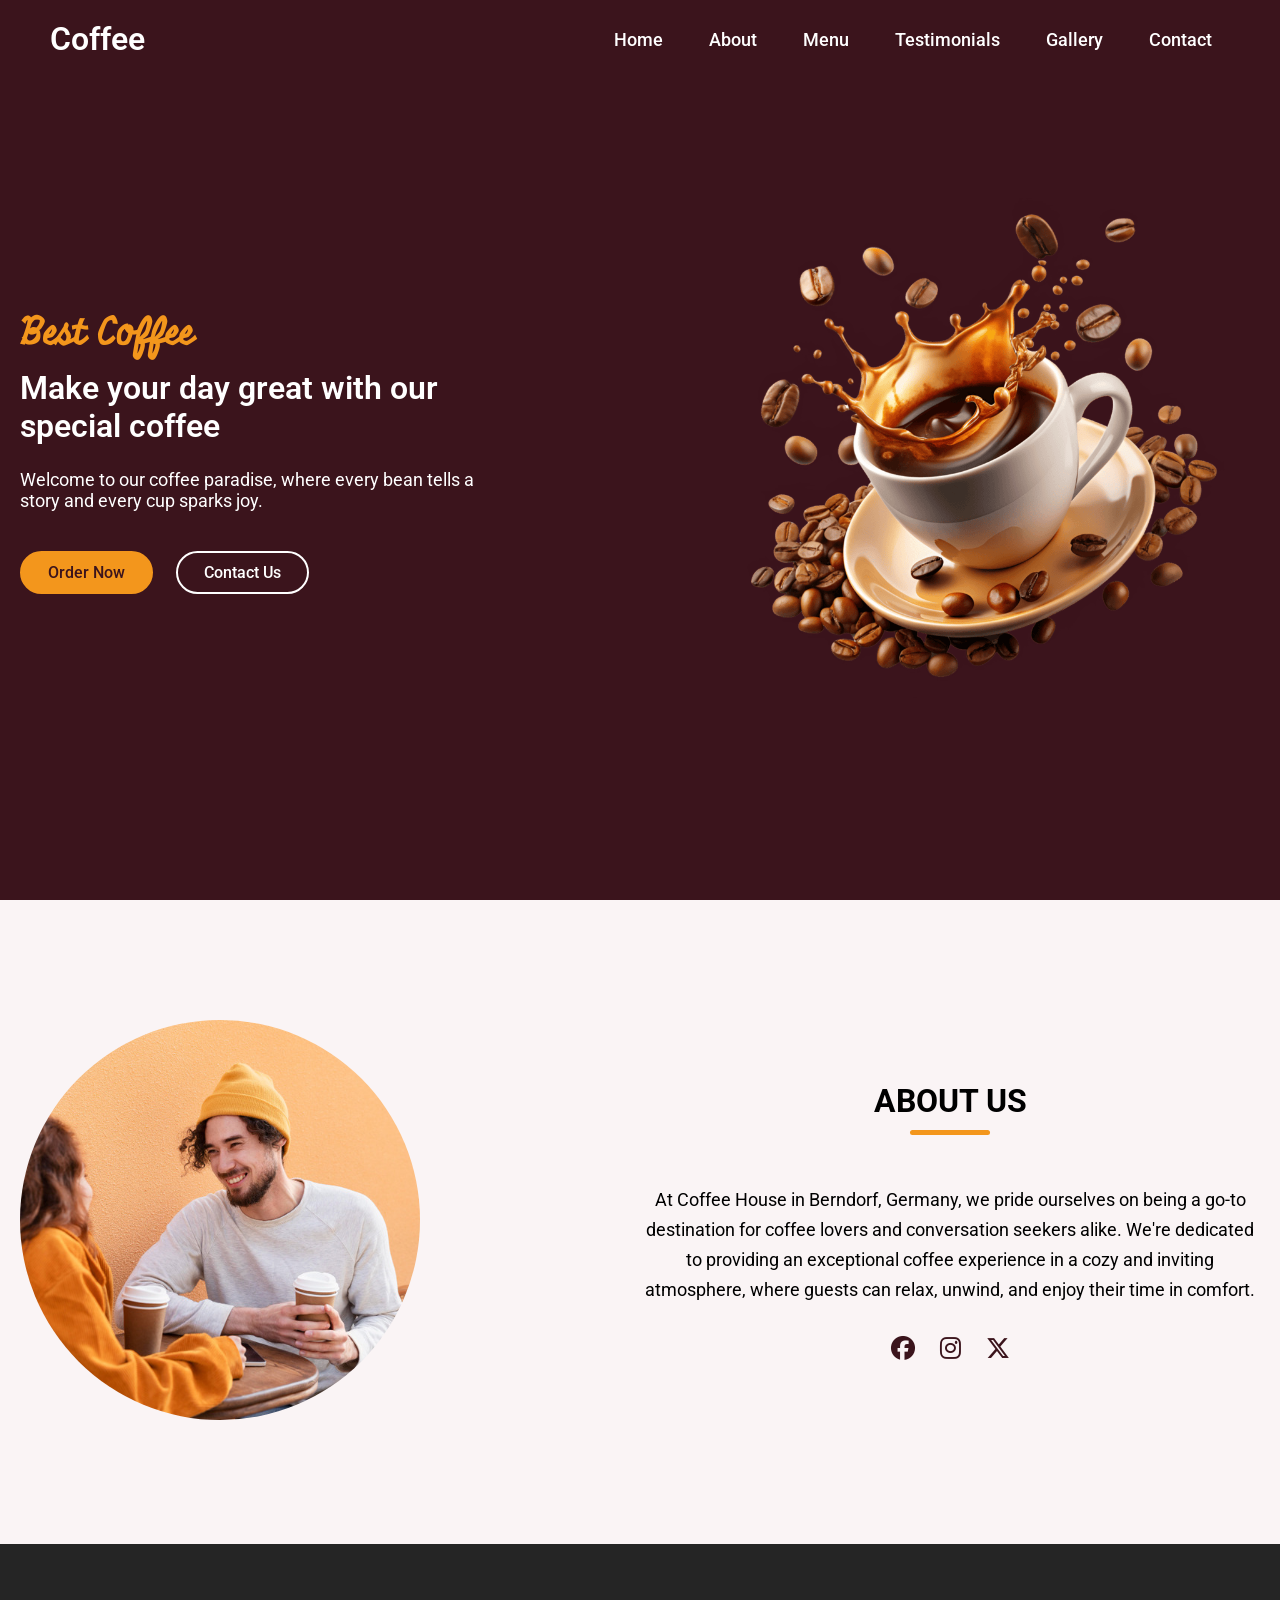
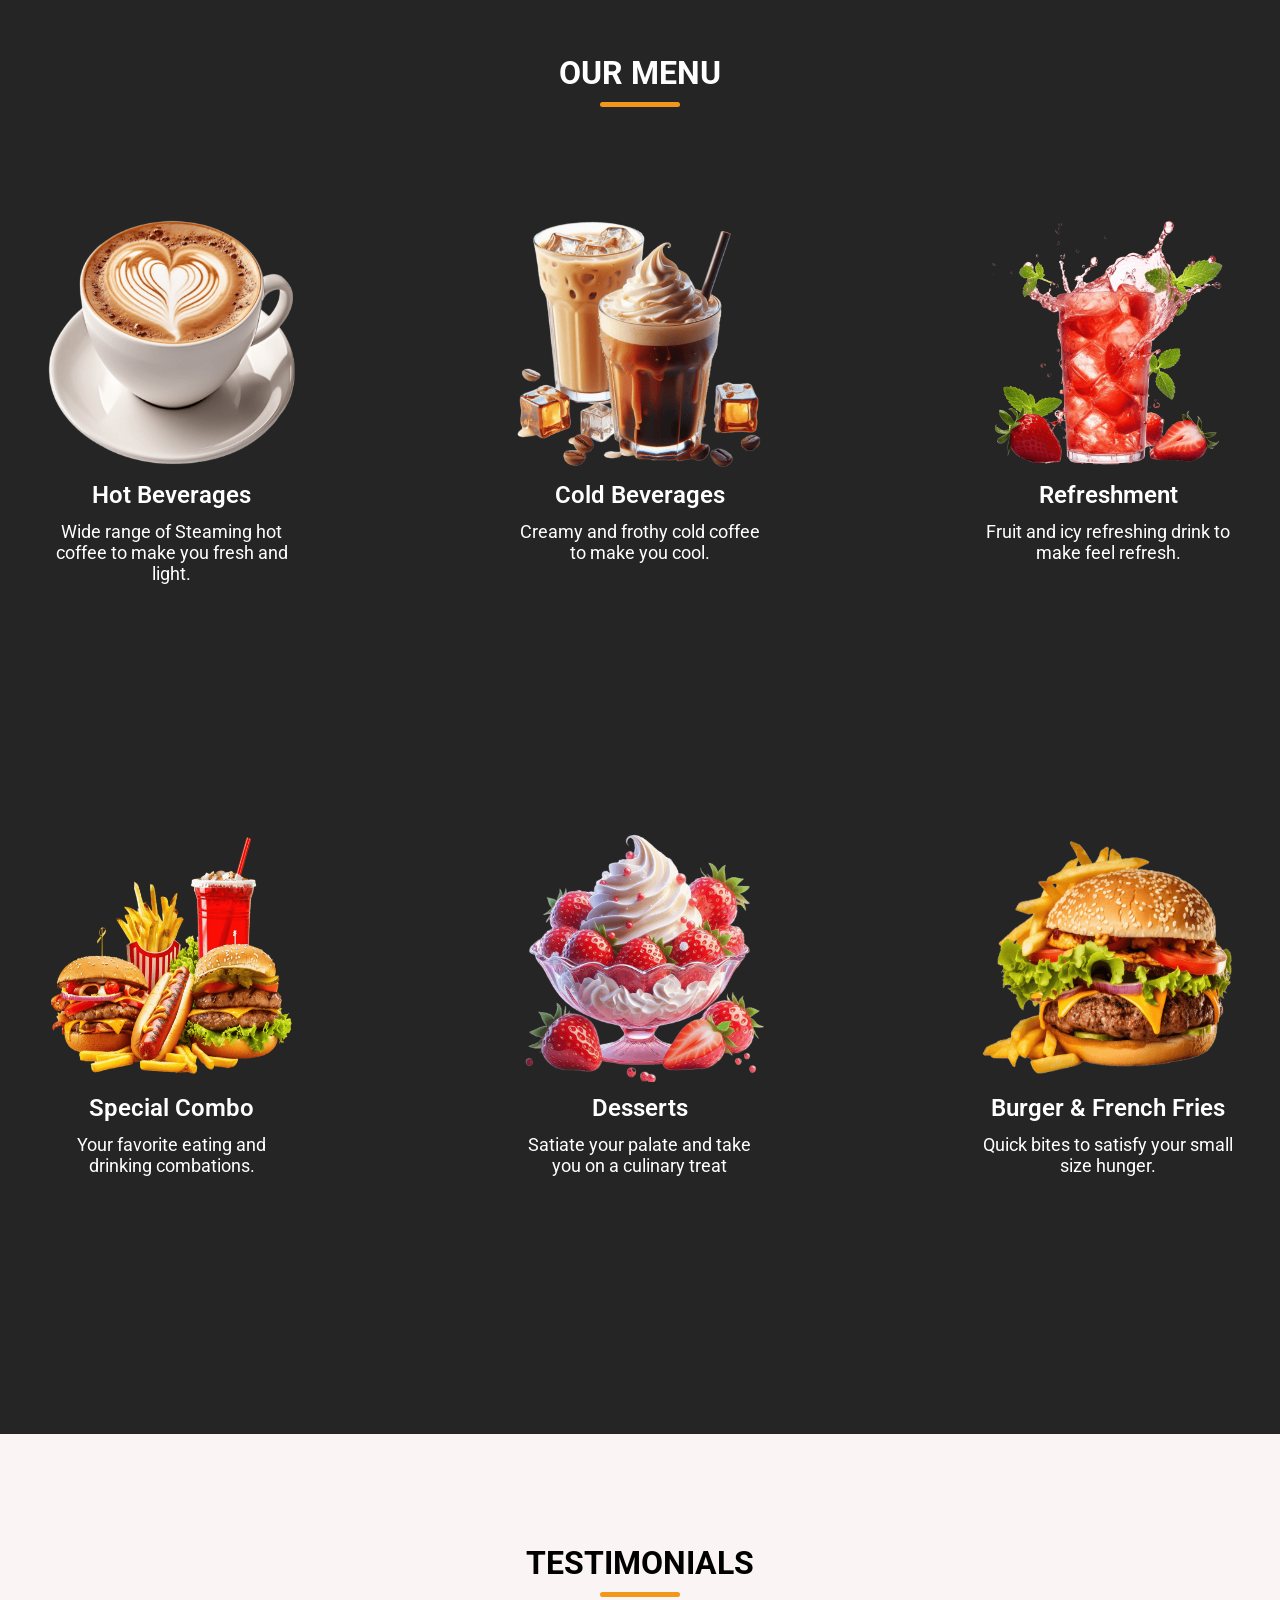
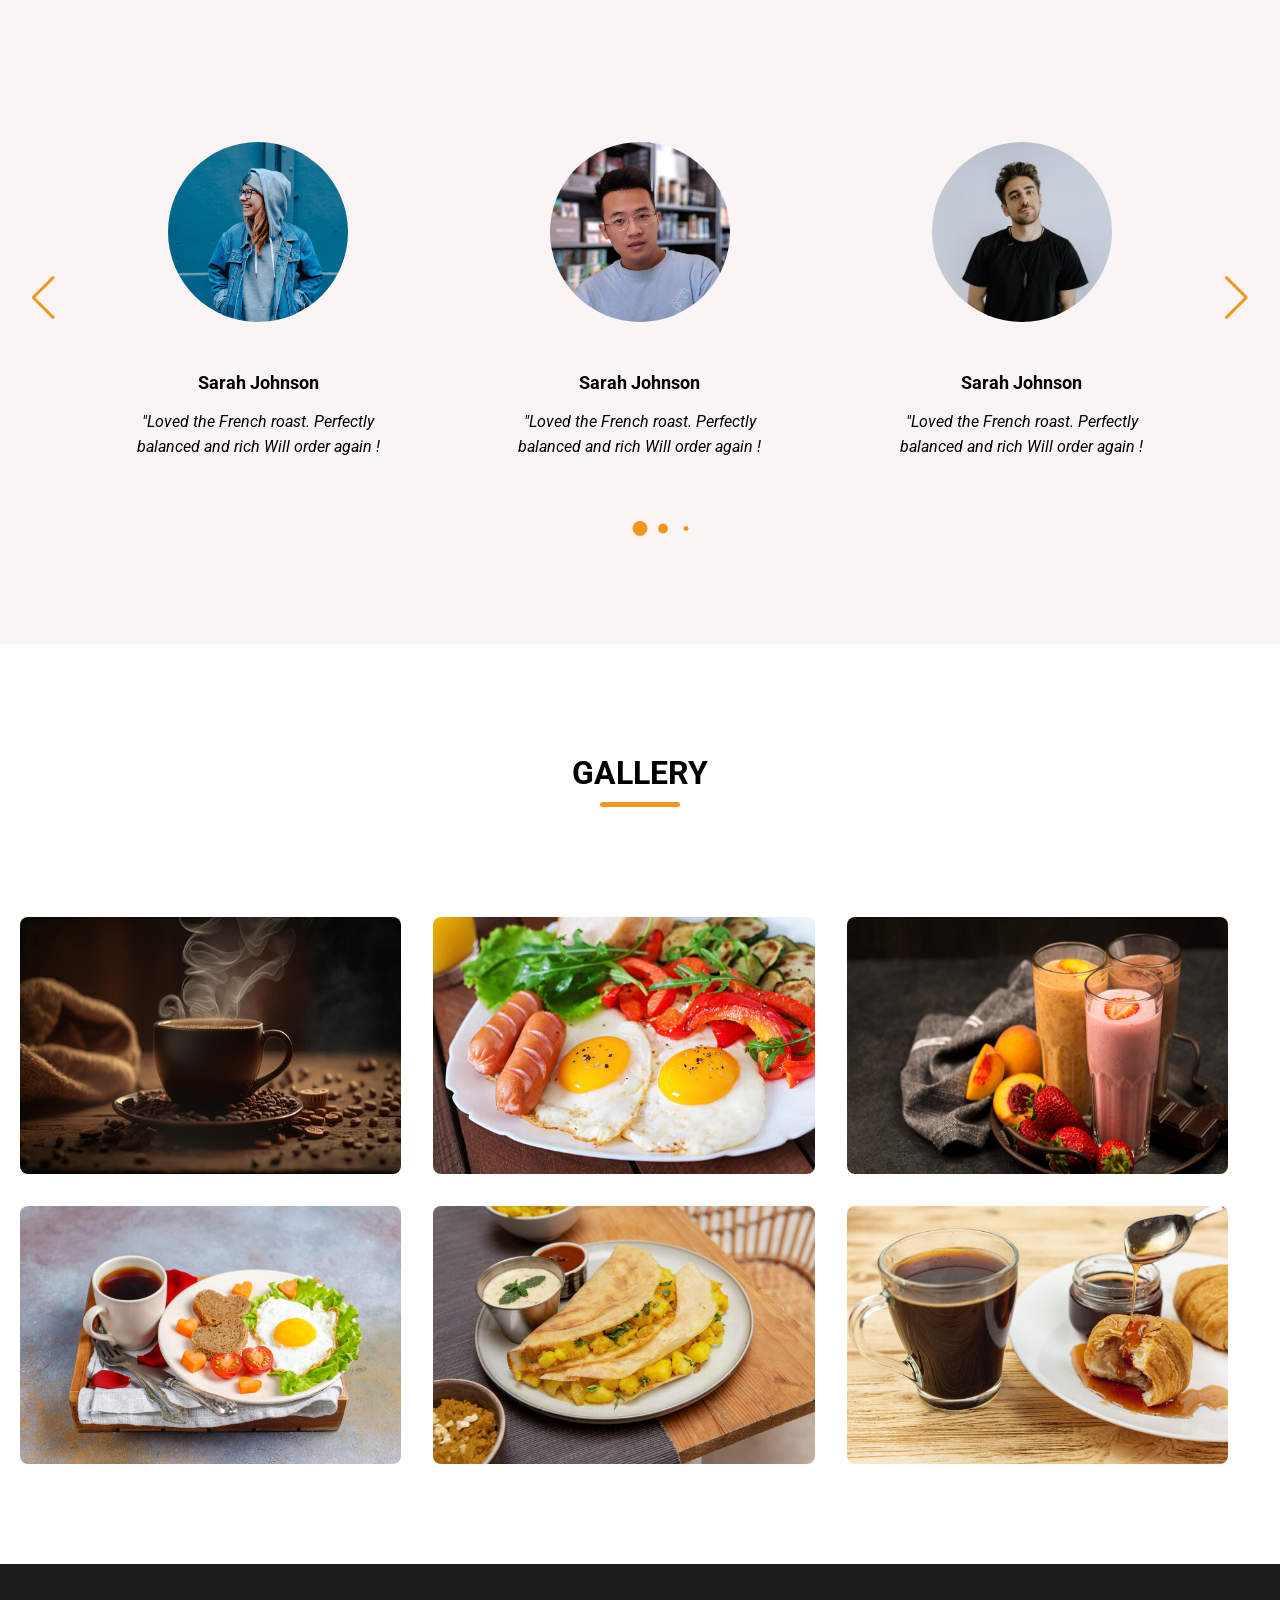
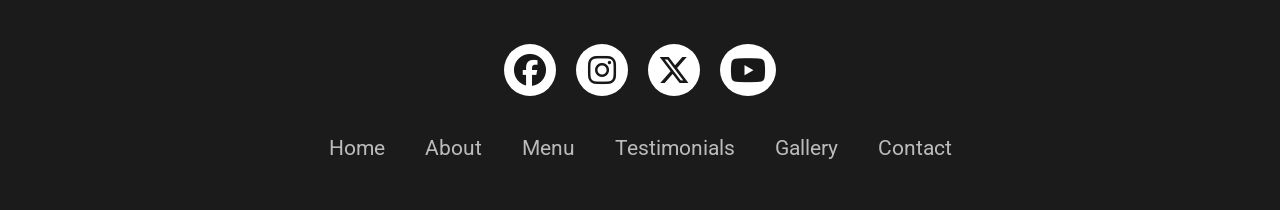
<file: index.html>
<!DOCTYPE html>
<html lang="en">
<head>
    <meta charset="UTF-8">
    <meta name="viewport" content="width=device-width, initial-scale=1.0">
    <title>Coffee Website</title>
    <link rel="stylesheet" href="https://cdnjs.cloudflare.com/ajax/libs/font-awesome/6.6.0/css/all.min.css">
    <link rel="stylesheet" href="https://cdn.jsdelivr.net/npm/swiper@11/swiper-bundle.min.css">
    <link rel="stylesheet" href="2.css">
</head>
<body>
    
    <header>
        <nav class="navbar section-content" >
            
            <a href="#" class="nav-logo">
                <h2 class="logo-text">Coffee</h2>
            </a>

            <ul class="nav-menu">
                
                <button id="menu-close-button" class="fas fa-times"></button>
                
                <li class="nav-item">
                    <a href="#" class="nav-link">Home</a>
                </li>
           
                
                <li class="nav-item">
                    <a href="#about" class="nav-link">About</a>
                </li>
           
                
                <li class="nav-item">
                    <a href="#menu" class="nav-link">Menu</a>
                </li>
           
                
                <li class="nav-item">
                    <a href="#testimonials" class="nav-link">Testimonials</a>
                </li>
           
                
                <li class="nav-item">
                    <a href="#gallery" class="nav-link">Gallery</a>
                </li>
           
                
                <li class="nav-item">
                    <a href="#contact" class="nav-link">Contact</a>
                </li>
           
            </ul>

            <button id="menu-open-button" class="fas fa-bars"></button>

        </nav>
    </header>

    <main>
        
        <section class="hero-section" id="Home">
            <div class="section-content">
                <div class="hero-details">
                    
                    <h2 class="title">Best Coffee</h2>
                    <h3 class="subtitle">Make your day great with our special coffee</h3>
                    <p class="description">Welcome to our coffee paradise, where every bean tells a story and every cup sparks joy.</p>
                    
                    <div class="buttons">
                        <a href="#" class="button order-now">Order Now</a>
                        <a href="#" class="button contact-us">Contact Us</a>
                    </div>
                
                </div>
                
                <div class="hero-image-wrapper">
                    <img src="images/coffee-hero-section.png" alt="" class="hero-image">
                </div>

            </div>
        </section>

        <section class="about-section" id="about">
            <div class="section-content">
                
                <div class="about-image-wrapper">
                    <img src="images/about-image.jpg" alt="About" class="about-image">
                </div>

                <div class="about-details">
                    <h2 class="section-title">About Us</h2>
                    <p class="text">At Coffee House in Berndorf, Germany, we pride ourselves on being a go-to destination for coffee lovers and conversation seekers alike. We're dedicated to providing an exceptional coffee experience in a cozy and inviting atmosphere, where guests can relax, unwind, and enjoy their time in comfort.</p>
                    <div class="social-link-list">
                    
                        <a href="#" class="social-link">
                            <i class="fa-brands fa-facebook"></i>
                        </a>
                    
                        <a href="#" class="social-link">
                            <i class="fa-brands fa-instagram"></i>
                        </a>
                    
                        <a href="#" class="social-link">
                            <i class="fa-brands fa-x-twitter"></i>
                        </a>
                    
                    </div>
                
                </div>

            </div>
        </section>

        <section class="menu-section" id="menu">
            <h2 class="section-title" >Our Menu</h2>
            <div class="section-content">
                <ul class="menu-list">
                    
                    <li class="menu-item">
                            <img src="images/hot-beverages.png" alt="hot beverages" class="menu-image">
                        <div class="menu-image" >
                            <h3 class="name">Hot Beverages</h3>
                            <p class="text">Wide range of Steaming hot coffee to make you fresh and light.</p>
                        </div>
                    </li>
                    
                    <li class="menu-item">
                            <img src="images/cold-beverages.png" alt="cold-beverages" class="menu-image">
                        <div class="menu-image" >
                            <h3 class="name">Cold Beverages</h3>
                            <p class="text">Creamy and frothy cold coffee to make you cool.</p>
                        </div>
                    </li>
                    
                    <li class="menu-item">
                            <img src="images/refreshment.png" alt="refreshment" class="menu-image">
                        <div class="menu-image" >
                            <h3 class="name">Refreshment</h3>
                            <p class="text">Fruit and icy refreshing drink to make feel refresh.</p>
                        </div>
                    </li>
                    
                    <li class="menu-item">
                            <img src="images/special-combo.png" alt="special combo" class="menu-image">
                        <div class="menu-image" >
                            <h3 class="name">Special Combo</h3>
                            <p class="text">Your favorite eating and drinking combations.</p>
                        </div>
                    </li>
                    
                    <li class="menu-item">
                            <img src="images/desserts.png" alt="desserts" class="menu-image">
                        <div class="menu-image" >
                            <h3 class="name">Desserts</h3>
                            <p class="text">Satiate your palate and take you on a culinary treat</p>
                        </div>
                    </li>
                    
                    <li class="menu-item">
                            <img src="images/burger-frenchfries.png" alt="hot beverages" class="menu-image">
                        <div class="menu-image" >
                            <h3 class="name">Burger & French Fries</h3>
                            <p class="text">Quick bites to satisfy your small size hunger.</p>
                        </div>
                    </li>
                
                </ul>
            </div>
        </section>

        <section class="testimonials-section" id="testimonials">
            <h2 class="section-title">Testimonials</h2>
            <div class="section-content">
                <div class="slider-container swiper">
                    <div class="slider-wrapper">
                        <ul class="testimonials-list swiper-wrapper">
                            
                            <li class="testimonials swiper-slide">
                                <img src="images/user-1.jpg" alt="" class="user-image">
                                <h3 class="name">Sarah Johnson</h3>
                                <i class="feedback">"Loved the French roast. Perfectly balanced and rich Will order again !</i>
                            </li>

                            <li class="testimonials swiper-slide">
                                <img src="images/user-2.jpg" alt="" class="user-image">
                                <h3 class="name">Sarah Johnson</h3>
                                <i class="feedback">"Loved the French roast. Perfectly balanced and rich Will order again !</i>
                            </li>

                            <li class="testimonials swiper-slide">
                                <img src="images/user-3.jpg" alt="" class="user-image">
                                <h3 class="name">Sarah Johnson</h3>
                                <i class="feedback">"Loved the French roast. Perfectly balanced and rich Will order again !</i>
                            </li>

                            <li class="testimonials swiper-slide">
                                <img src="images/user-4.jpg" alt="" class="user-image">
                                <h3 class="name">Sarah Johnson</h3>
                                <i class="feedback">"Loved the French roast. Perfectly balanced and rich Will order again !</i>
                            </li>

                            <li class="testimonials swiper-slide">
                                <img src="images/user-5.jpg" alt="" class="user-image">
                                <h3 class="name">Sarah Johnson</h3>
                                <i class="feedback">"Loved the French roast. Perfectly balanced and rich Will order again !</i>
                            </li>

                        </ul>

                        <div class=" swiper-pagination" ></div>
                        <div class=" swiper-slide-button swiper-button-prev"></div>
                        <div class=" swiper-slide-button swiper-button-next" ></div>

                    </div>
                </div>
            </div>
        </section>

        <section class="gallery-section" id="gallery">
            <h2 class="section-title">Gallery</h2>
            <div class="section-content">
                <ul class="gallery-list">
                    
                    <li class="gallery-item">
                        <img src="images/gallery-1.jpg" alt="" class="gallery-image">
                    </li>
                    
                    <li class="gallery-item">
                        <img src="images/gallery-2.jpg" alt="" class="gallery-image">
                    </li>
                    
                    <li class="gallery-item">
                        <img src="images/gallery-3.jpg" alt="" class="gallery-image">
                    </li>
                    
                    <li class="gallery-item">
                        <img src="images/gallery-4.jpg" alt="" class="gallery-image">
                    </li>
                    
                    <li class="gallery-item">
                        <img src="images/gallery-5.jpg" alt="" class="gallery-image">
                    </li>
                    
                    <li class="gallery-item">
                        <img src="images/gallery-6.jpg" alt="" class="gallery-image">
                    </li>
                
                </ul>
            </div>
        </section>

    </main>

    <footer>
        <div class="container-footer" id="contact">
            <div class="context-footer" >
                    <a href="#"><i class="fa-brands fa-facebook"></i></a>
                    <a href="#"><i class="fa-brands fa-instagram"></i></a>
                    <a href="#"><i class="fa-brands fa-x-twitter"></i></a>
                    <a href="#"><i class="fa-brands fa-youtube"></i></a>
            </div>
        
        <div class="footerNav" >
            <ul>
                <li><a href="#Home">Home</a></li>
                <li><a href="#about">About</a></li>
                <li><a href="#menu">Menu</a></li>
                <li><a href="#testimonials">Testimonials</a></li>
                <li><a href="#gallery">Gallery</a></li>
                <li><a href="#contact">Contact</a></li>
            </ul>
        </div>
        
        </div>
    </footer>


    <script src="https://cdn.jsdelivr.net/npm/swiper@11/swiper-bundle.min.js" ></script>
    <script src="2.js" ></script>
</body>
</html>
</file>
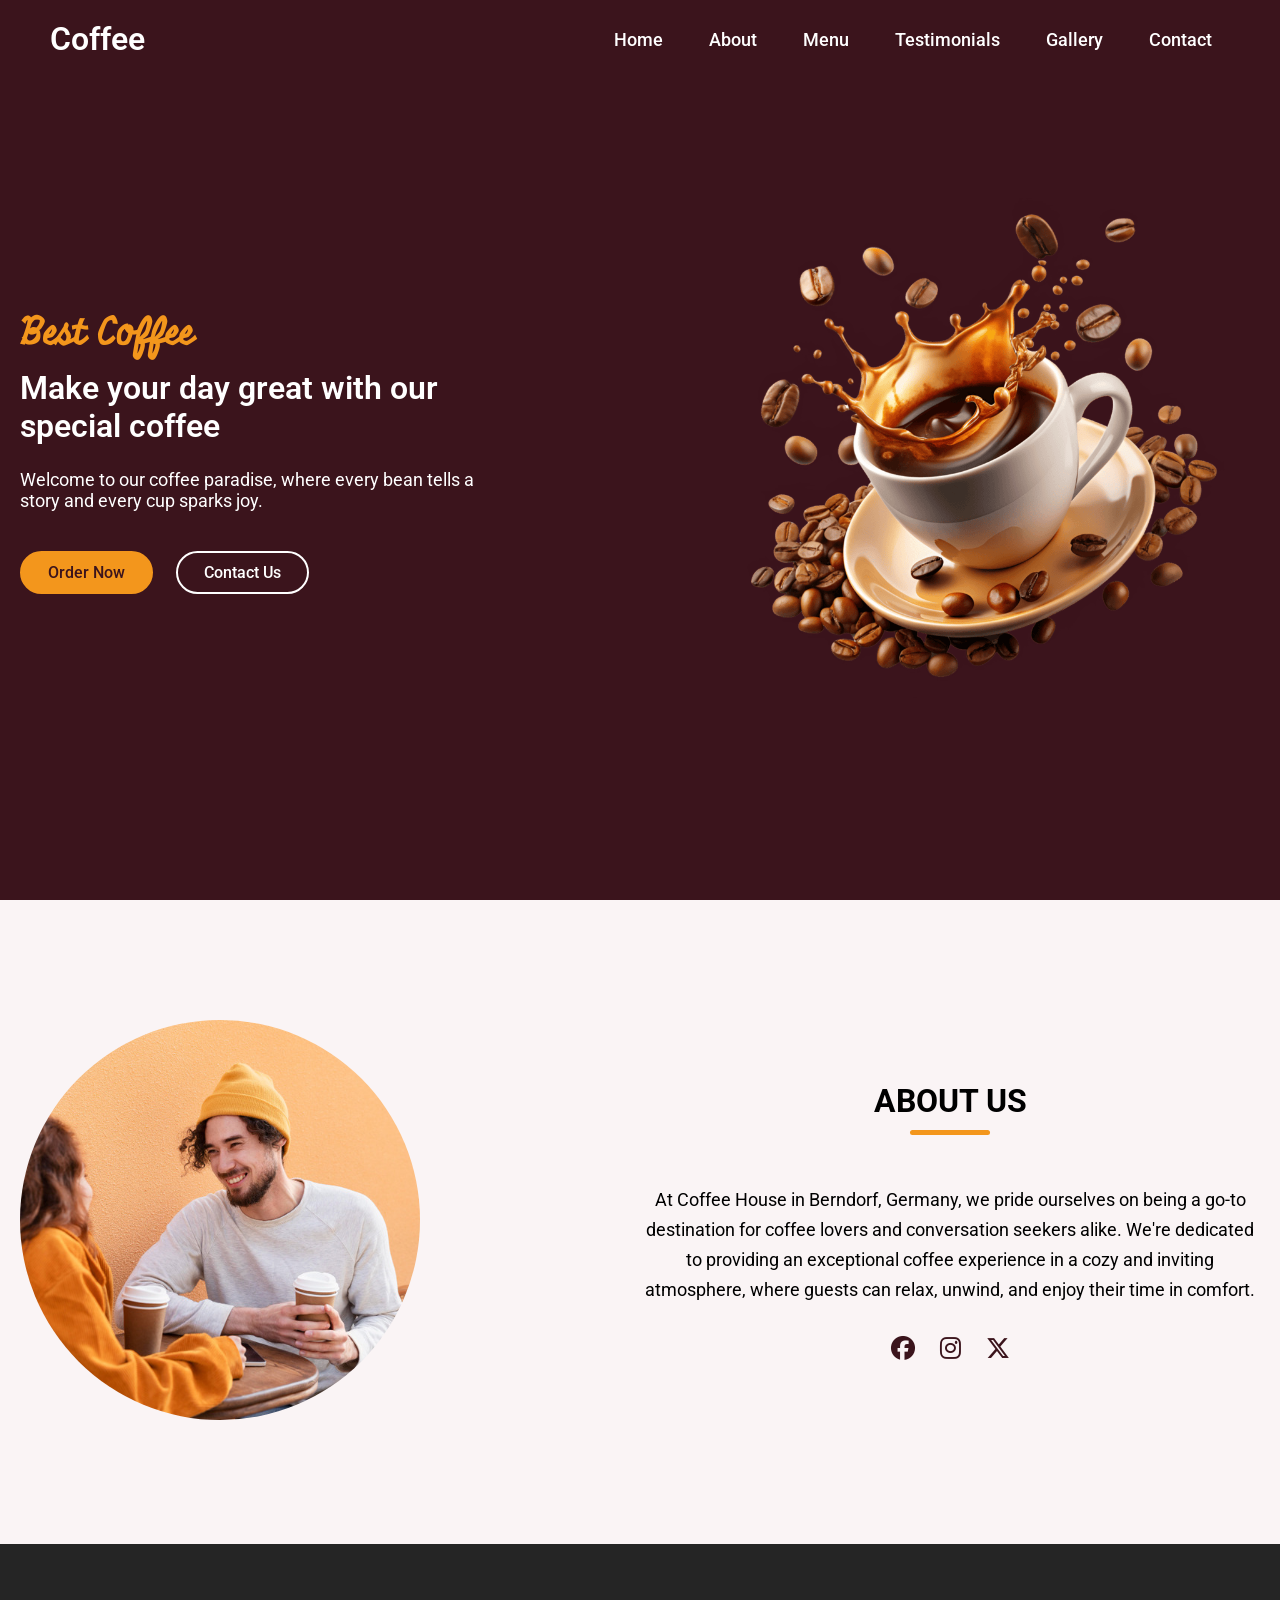
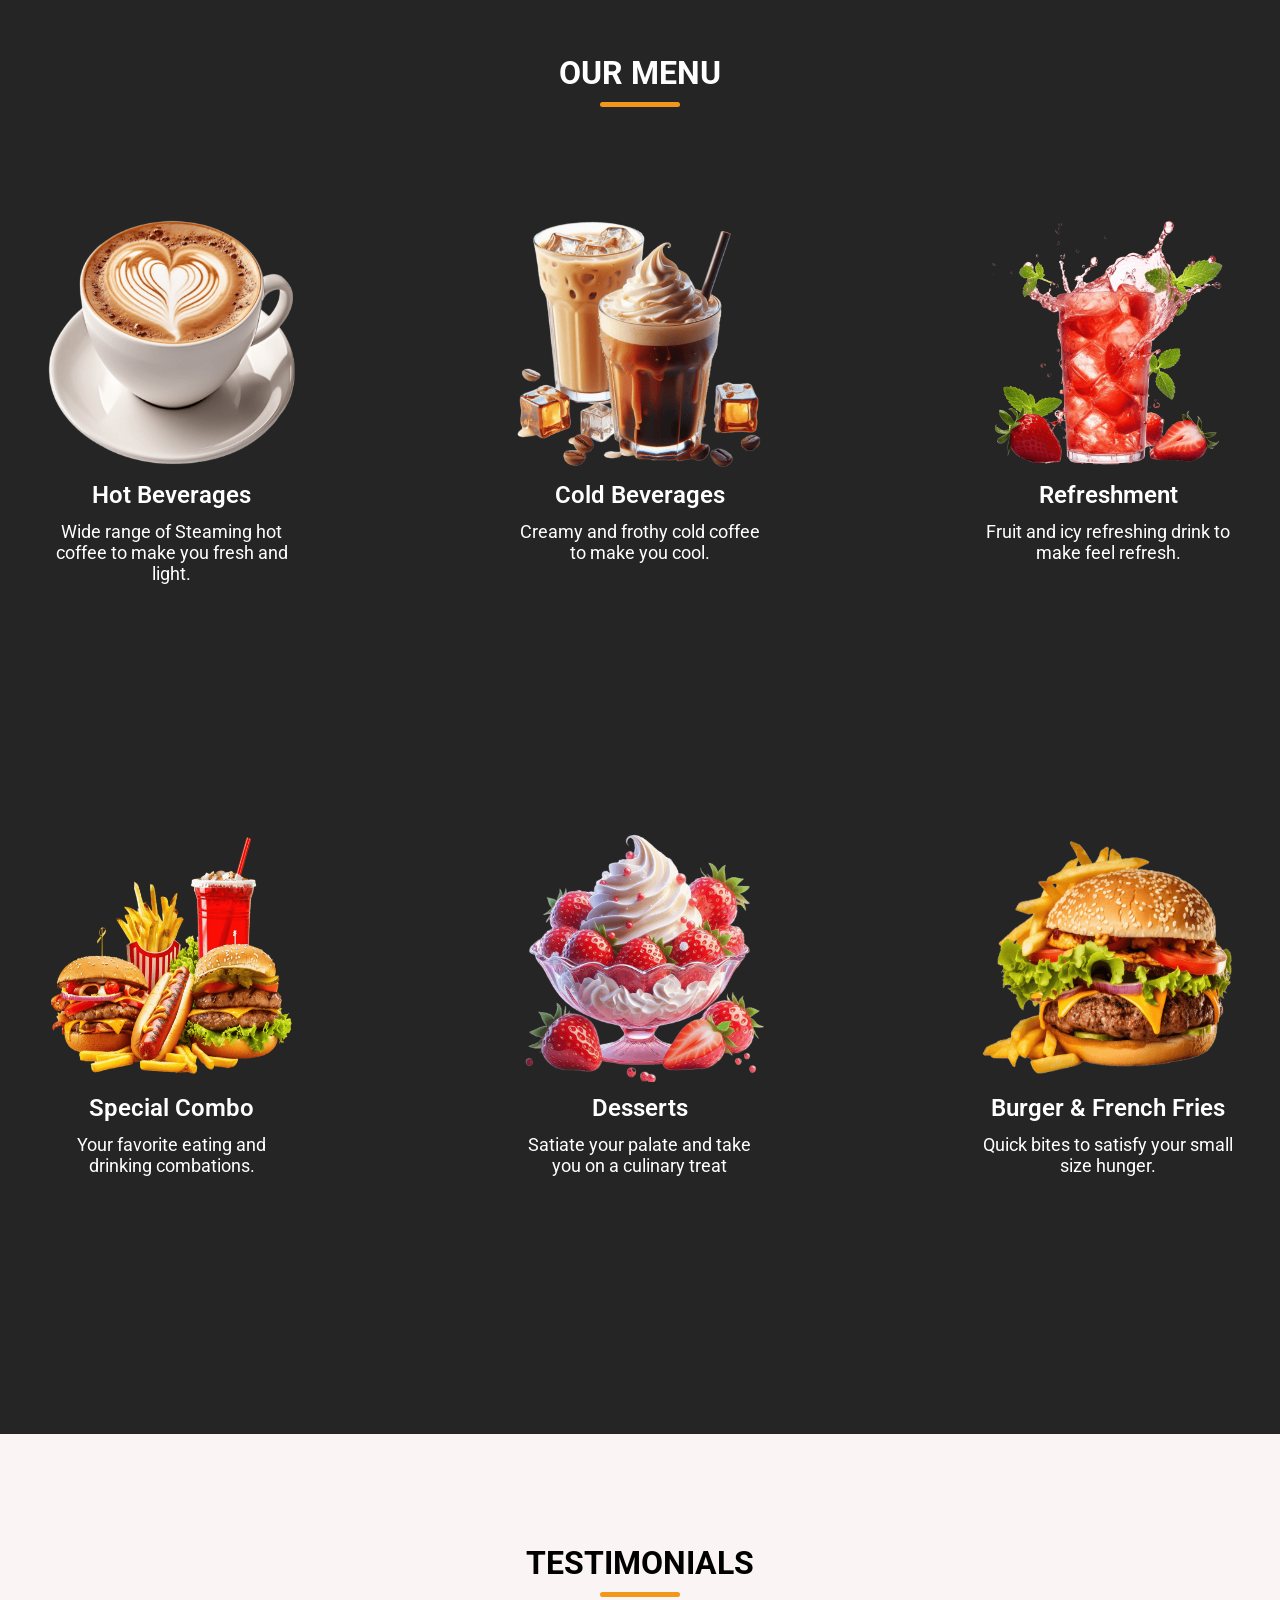
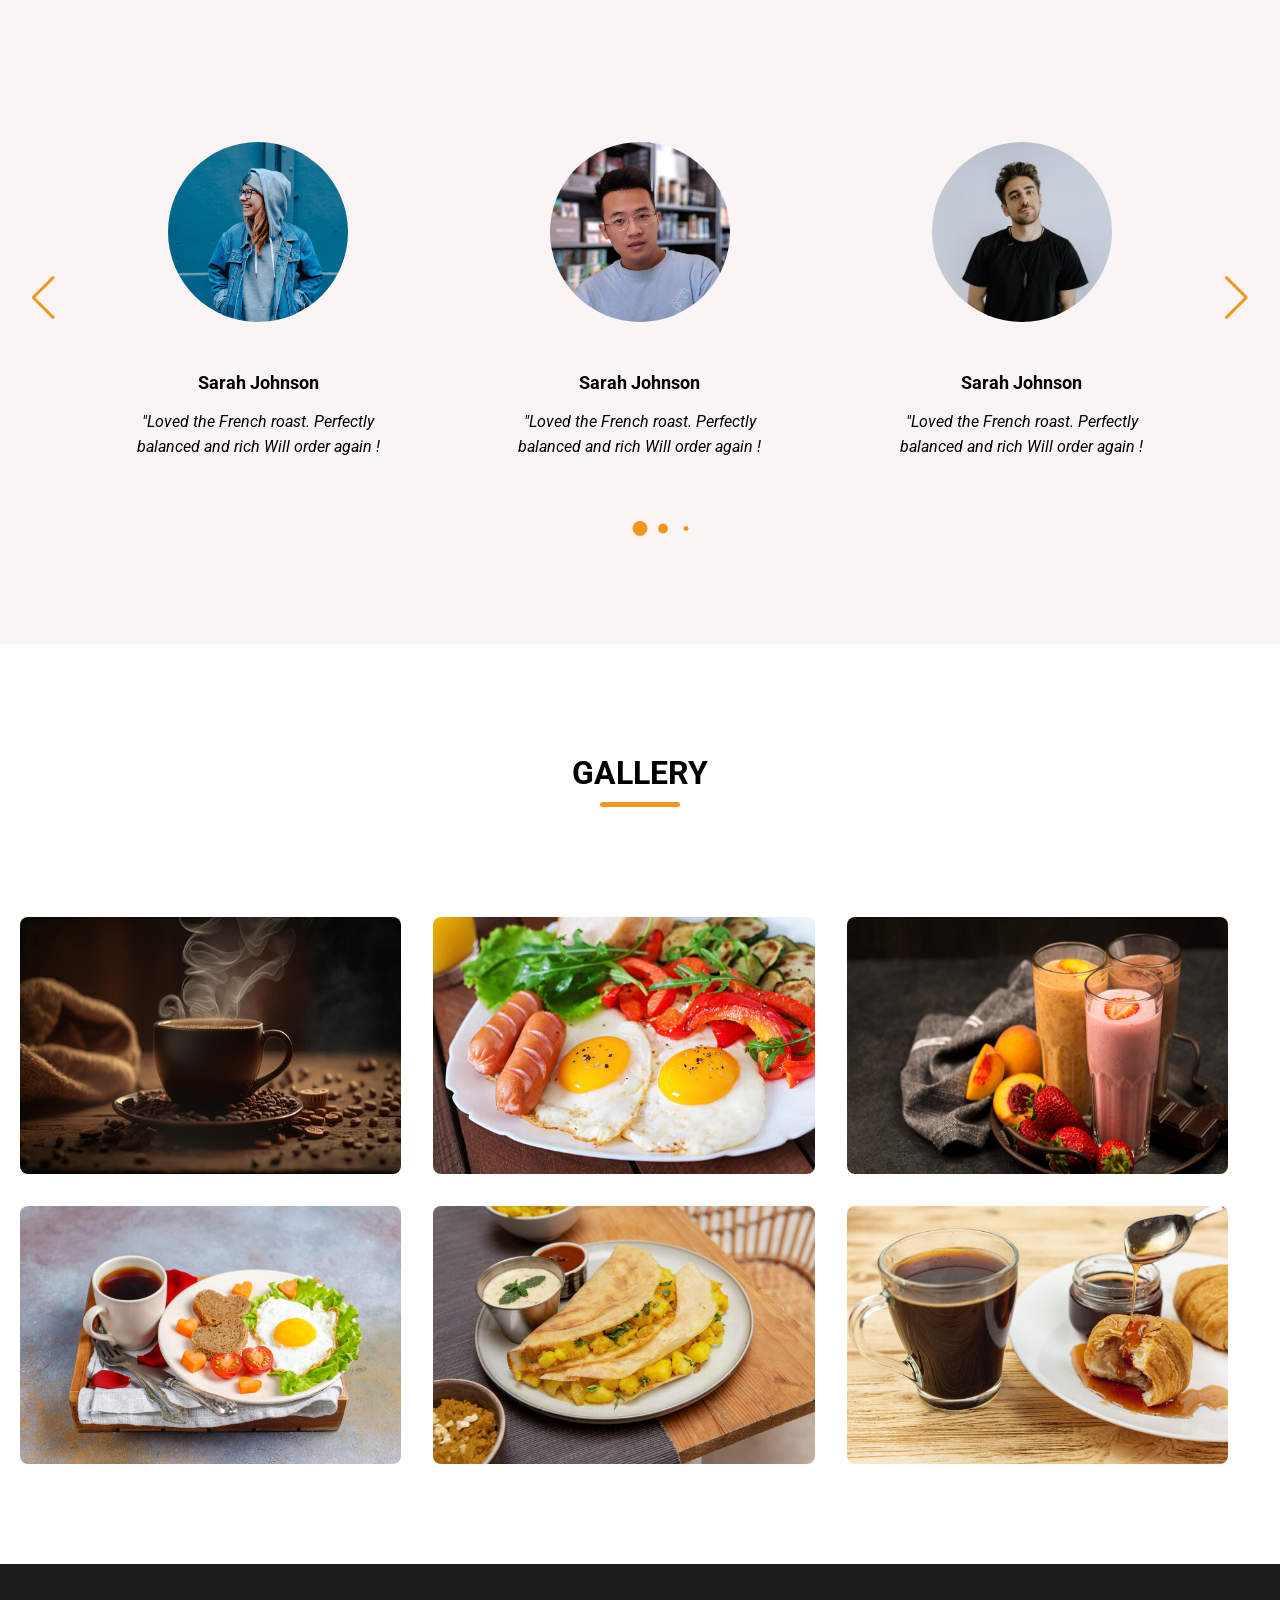
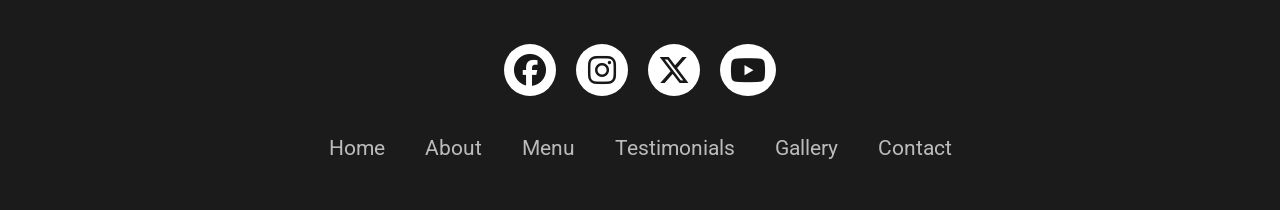
<file: 2.html>
<!DOCTYPE html>
<html lang="en">
<head>
    <meta charset="UTF-8">
    <meta name="viewport" content="width=device-width, initial-scale=1.0">
    <title>Coffee Website</title>
    <link rel="stylesheet" href="https://cdnjs.cloudflare.com/ajax/libs/font-awesome/6.6.0/css/all.min.css">
    <link rel="stylesheet" href="https://cdn.jsdelivr.net/npm/swiper@11/swiper-bundle.min.css">
    <link rel="stylesheet" href="2.css">
</head>
<body>
    
    <header>
        <nav class="navbar section-content" >
            
            <a href="#" class="nav-logo">
                <h2 class="logo-text">Coffee</h2>
            </a>

            <ul class="nav-menu">
                
                <button id="menu-close-button" class="fas fa-times"></button>
                
                <li class="nav-item">
                    <a href="#" class="nav-link">Home</a>
                </li>
           
                
                <li class="nav-item">
                    <a href="#about" class="nav-link">About</a>
                </li>
           
                
                <li class="nav-item">
                    <a href="#menu" class="nav-link">Menu</a>
                </li>
           
                
                <li class="nav-item">
                    <a href="#testimonials" class="nav-link">Testimonials</a>
                </li>
           
                
                <li class="nav-item">
                    <a href="#gallery" class="nav-link">Gallery</a>
                </li>
           
                
                <li class="nav-item">
                    <a href="#contact" class="nav-link">Contact</a>
                </li>
           
            </ul>

            <button id="menu-open-button" class="fas fa-bars"></button>

        </nav>
    </header>

    <main>
        
        <section class="hero-section" id="Home">
            <div class="section-content">
                <div class="hero-details">
                    
                    <h2 class="title">Best Coffee</h2>
                    <h3 class="subtitle">Make your day great with our special coffee</h3>
                    <p class="description">Welcome to our coffee paradise, where every bean tells a story and every cup sparks joy.</p>
                    
                    <div class="buttons">
                        <a href="#" class="button order-now">Order Now</a>
                        <a href="#" class="button contact-us">Contact Us</a>
                    </div>
                
                </div>
                
                <div class="hero-image-wrapper">
                    <img src="images/coffee-hero-section.png" alt="" class="hero-image">
                </div>

            </div>
        </section>

        <section class="about-section" id="about">
            <div class="section-content">
                
                <div class="about-image-wrapper">
                    <img src="images/about-image.jpg" alt="About" class="about-image">
                </div>

                <div class="about-details">
                    <h2 class="section-title">About Us</h2>
                    <p class="text">At Coffee House in Berndorf, Germany, we pride ourselves on being a go-to destination for coffee lovers and conversation seekers alike. We're dedicated to providing an exceptional coffee experience in a cozy and inviting atmosphere, where guests can relax, unwind, and enjoy their time in comfort.</p>
                    <div class="social-link-list">
                    
                        <a href="#" class="social-link">
                            <i class="fa-brands fa-facebook"></i>
                        </a>
                    
                        <a href="#" class="social-link">
                            <i class="fa-brands fa-instagram"></i>
                        </a>
                    
                        <a href="#" class="social-link">
                            <i class="fa-brands fa-x-twitter"></i>
                        </a>
                    
                    </div>
                
                </div>

            </div>
        </section>

        <section class="menu-section" id="menu">
            <h2 class="section-title" >Our Menu</h2>
            <div class="section-content">
                <ul class="menu-list">
                    
                    <li class="menu-item">
                            <img src="images/hot-beverages.png" alt="hot beverages" class="menu-image">
                        <div class="menu-image" >
                            <h3 class="name">Hot Beverages</h3>
                            <p class="text">Wide range of Steaming hot coffee to make you fresh and light.</p>
                        </div>
                    </li>
                    
                    <li class="menu-item">
                            <img src="images/cold-beverages.png" alt="cold-beverages" class="menu-image">
                        <div class="menu-image" >
                            <h3 class="name">Cold Beverages</h3>
                            <p class="text">Creamy and frothy cold coffee to make you cool.</p>
                        </div>
                    </li>
                    
                    <li class="menu-item">
                            <img src="images/refreshment.png" alt="refreshment" class="menu-image">
                        <div class="menu-image" >
                            <h3 class="name">Refreshment</h3>
                            <p class="text">Fruit and icy refreshing drink to make feel refresh.</p>
                        </div>
                    </li>
                    
                    <li class="menu-item">
                            <img src="images/special-combo.png" alt="special combo" class="menu-image">
                        <div class="menu-image" >
                            <h3 class="name">Special Combo</h3>
                            <p class="text">Your favorite eating and drinking combations.</p>
                        </div>
                    </li>
                    
                    <li class="menu-item">
                            <img src="images/desserts.png" alt="desserts" class="menu-image">
                        <div class="menu-image" >
                            <h3 class="name">Desserts</h3>
                            <p class="text">Satiate your palate and take you on a culinary treat</p>
                        </div>
                    </li>
                    
                    <li class="menu-item">
                            <img src="images/burger-frenchfries.png" alt="hot beverages" class="menu-image">
                        <div class="menu-image" >
                            <h3 class="name">Burger & French Fries</h3>
                            <p class="text">Quick bites to satisfy your small size hunger.</p>
                        </div>
                    </li>
                
                </ul>
            </div>
        </section>

        <section class="testimonials-section" id="testimonials">
            <h2 class="section-title">Testimonials</h2>
            <div class="section-content">
                <div class="slider-container swiper">
                    <div class="slider-wrapper">
                        <ul class="testimonials-list swiper-wrapper">
                            
                            <li class="testimonials swiper-slide">
                                <img src="images/user-1.jpg" alt="" class="user-image">
                                <h3 class="name">Sarah Johnson</h3>
                                <i class="feedback">"Loved the French roast. Perfectly balanced and rich Will order again !</i>
                            </li>

                            <li class="testimonials swiper-slide">
                                <img src="images/user-2.jpg" alt="" class="user-image">
                                <h3 class="name">Sarah Johnson</h3>
                                <i class="feedback">"Loved the French roast. Perfectly balanced and rich Will order again !</i>
                            </li>

                            <li class="testimonials swiper-slide">
                                <img src="images/user-3.jpg" alt="" class="user-image">
                                <h3 class="name">Sarah Johnson</h3>
                                <i class="feedback">"Loved the French roast. Perfectly balanced and rich Will order again !</i>
                            </li>

                            <li class="testimonials swiper-slide">
                                <img src="images/user-4.jpg" alt="" class="user-image">
                                <h3 class="name">Sarah Johnson</h3>
                                <i class="feedback">"Loved the French roast. Perfectly balanced and rich Will order again !</i>
                            </li>

                            <li class="testimonials swiper-slide">
                                <img src="images/user-5.jpg" alt="" class="user-image">
                                <h3 class="name">Sarah Johnson</h3>
                                <i class="feedback">"Loved the French roast. Perfectly balanced and rich Will order again !</i>
                            </li>

                        </ul>

                        <div class=" swiper-pagination" ></div>
                        <div class=" swiper-slide-button swiper-button-prev"></div>
                        <div class=" swiper-slide-button swiper-button-next" ></div>

                    </div>
                </div>
            </div>
        </section>

        <section class="gallery-section" id="gallery">
            <h2 class="section-title">Gallery</h2>
            <div class="section-content">
                <ul class="gallery-list">
                    
                    <li class="gallery-item">
                        <img src="images/gallery-1.jpg" alt="" class="gallery-image">
                    </li>
                    
                    <li class="gallery-item">
                        <img src="images/gallery-2.jpg" alt="" class="gallery-image">
                    </li>
                    
                    <li class="gallery-item">
                        <img src="images/gallery-3.jpg" alt="" class="gallery-image">
                    </li>
                    
                    <li class="gallery-item">
                        <img src="images/gallery-4.jpg" alt="" class="gallery-image">
                    </li>
                    
                    <li class="gallery-item">
                        <img src="images/gallery-5.jpg" alt="" class="gallery-image">
                    </li>
                    
                    <li class="gallery-item">
                        <img src="images/gallery-6.jpg" alt="" class="gallery-image">
                    </li>
                
                </ul>
            </div>
        </section>

    </main>

    <footer>
        <div class="container-footer" id="contact">
            <div class="context-footer" >
                    <a href="#"><i class="fa-brands fa-facebook"></i></a>
                    <a href="#"><i class="fa-brands fa-instagram"></i></a>
                    <a href="#"><i class="fa-brands fa-x-twitter"></i></a>
                    <a href="#"><i class="fa-brands fa-youtube"></i></a>
            </div>
        
        <div class="footerNav" >
            <ul>
                <li><a href="#Home">Home</a></li>
                <li><a href="#about">About</a></li>
                <li><a href="#menu">Menu</a></li>
                <li><a href="#testimonials">Testimonials</a></li>
                <li><a href="#gallery">Gallery</a></li>
                <li><a href="#contact">Contact</a></li>
            </ul>
        </div>
        
        </div>
    </footer>


    <script src="https://cdn.jsdelivr.net/npm/swiper@11/swiper-bundle.min.js" ></script>
    <script src="2.js" ></script>
</body>
</html>
</file>
<file: 2.css>
@import url('https://fonts.googleapis.com/css2?family=Miniver&family=Roboto:ital,wght@0,100..900;1,100..900&display=swap');

*
{
    padding: 0;
    margin: 0;
    box-sizing: border-box;
}

body
{
    font-family: "Roboto", sans-serif;
}

:root 
{
    /*สีต่างๆสร้างไว้และเอาไปใส่ได้เลย*/

    --white-color: #fff;
    --dark-color: #252525;
    --primary-color: #3b141c;
    --secondary-color: #f3961c;
    --light-pink-color: #faf4f5;
    --medium-gray-color: #ccc;

    /*ขนาดตัวหนังสือ*/

    --font-size-s: 0.9rem;
    --font-size-n: 1rem;
    --font-size-m: 1.12rem;
    --font-size-l: 1.5rem;
    --font-size-xl: 2rem;
    --font-size-xxl: 2.3rem;

    /*ความหนา*/

    --font-weight-normal: 400;
    --font-weight-medium: 500;
    --font-weight-semibold: 600;
    --font-weight-bold: 700;

    /*ความโค้งของกรอบ*/

    --border-radius-s: 8px;
    --border-radius-m: 30px;
    --border-radius-circle: 50%;

    /*ขนาดสูงสุดของความกว้าง*/

    --site-max-width: 1300px;
}

ul
{
    list-style: none;
}

a
{
    text-decoration: none;
}

button
{
    cursor: pointer;
    border: none;
    background: none;
}

img
{
    width: 100%;
}

.section-content
{
    margin: 0 auto;
    padding: 0 20px;
    max-width: var(--site-max-width);
}

.section-title
{
    text-align: center;
    padding: 60px 0 100px;
    text-transform: uppercase;
    font-size: var(--font-size-xl);
}

.section-title::after
{
    content: "";
    width: 80px;
    height: 5px;
    display: block;
    margin: 10px auto;
    border-radius: var(--border-radius-s);
    background: var(--secondary-color);
}

header
{
    position: fixed;
    width: 100%;
    z-index: 5;
    background-color: var(--primary-color);
}

header .navbar
{
    display: flex;
    padding: 20px 50px;
    align-items: center;
    justify-content: space-between;
}

.navbar .nav-menu
{
    display: flex;
    gap: 10px;
}

.navbar .nav-logo   .logo-text
{
    color: var(--white-color);
    font-size: var(--font-size-xl);
    font-weight: var(--font-weight-semibold);
}

.navbar .nav-menu .nav-link
{
    color: var(--white-color);
    padding: 10px 18px;
    font-size: var(--font-size-m);
    border-radius: var(--border-radius-m);
    transition: 0.3s ease;
    font-weight: var(--font-weight-medium);
}



.navbar .nav-menu .nav-link:hover
{
    background: var(--secondary-color);
    color: var(--primary-color);
}

.navbar :where(#menu-close-button, #menu-open-button) {
    display: none;
}

.hero-section
{
    min-height: 100vh;
    background-color: var(--primary-color);
}

.hero-section .section-content
{
    display: flex;
    align-items: center;
    min-height: 100vh;
    color: var(--white-color);
    justify-content: space-between;
}

.hero-section .hero-details .title
{
    font-size: var(--font-size-xxl);
    color: var(--secondary-color);
    font-family: "Miniver", sans-serif;
}

.hero-section .hero-details .subtitle
{
    margin-top: 8px;
    max-width: 70%;
    font-size: var(--font-size-xl);
    font-weight: var(--font-weight-semibold);
}

.hero-section .hero-details .description
{
    max-width: 70%;
    margin: 24px 0 40px;
    font-size: var(--font-size-m);
}

.hero-section .hero-details .buttons
{
    display: flex;
    gap: 23px   ;
}
.hero-section .hero-details .button
{
    padding: 10px 26px;
    color: var(--primary-color);
    background: var(--secondary-color);
    border-radius: var(--border-radius-m);
    font-weight: var(--font-weight-medium);
    transition: 0.3s ease;
    border: 2px solid var(--secondary-color) ;
}

.hero-section .hero-details .button:hover ,
.hero-section .hero-details .contact-us
{
    color: var(--white-color);
    border: 2px solid white;
    background: transparent;
    font-weight: var(--font-weight-medium);
    border-radius: var(--border-radius-m);
    transition: 0.3s ease;
}

.hero-section .hero-details .contact-us:hover
{
    color: var(--primary-color);
    border-color: var(--secondary-color);
    background: var(--secondary-color);
}

.hero-section .hero-image-wrapper
{
    max-width: 500px;
    margin-right: 30px;
}

.about-section
{
    padding: 120px 0;
    background: var(--light-pink-color);
}

.about-section .section-content
{
    display: flex;
    gap: 50px;
    align-items: center;
    justify-content: space-between;
}

.about-section .about-image-wrapper .about-image
{
    width: 400px;
    height: 400px;
    object-fit: cover;
    border-radius: var(--border-radius-circle);
}

.about-section .about-details .section-title
{
    padding: 0;
}

.about-section .about-details
{
    max-width: 50%;
}

.about-section .about-details .text
{
    line-height: 30px;
    margin: 50px 0 30px;
    text-align: center;
    font-size: var(--font-size-m);
}

.about-section .social-link-list
{
    display: flex;
    gap: 25px;
    justify-content: center;
}

.about-section .social-link-list .social-link
{
    color: var(--primary-color);
    font-size: var(--font-size-l);
    transition: 0.2s ease;
}

.about-section .social-link-list .social-link:hover
{
    color: var(--secondary-color);
}

/*Menu*/

.menu-section
{
    color: var(--white-color);
    background: var(--dark-color);
    padding: 50px 0 100px;
}

.menu-section .menu-list
{
    display: flex;
    flex-wrap: wrap;
    gap: 110px;
    align-items: center;
    justify-content: space-between;
}

.menu-section .menu-list .menu-item 
{
    display: flex;
    align-items: center;
    text-align: center;
    flex-direction: column;
    justify-content: space-between;
    width: calc(100% / 3 - 110px);
}

.menu-section .menu-list .menu-item .menu-image
{
    max-width: 83%;
    aspect-ratio: 1;
}

.menu-section .menu-list .menu-item .name
{
    margin: 12px 0;
    font-size: var(--font-size-l);
    font-weight: var(--font-weight-semibold);
}

.menu-section .menu-list .menu-item .text
{
    font-size: var(--font-size-m);
}

/*Testimonials*/

.testimonials-section
{
    padding: 50px 0 100px;
    background: var(--light-pink-color);
}

.testimonials-section .slider-wrapper
{
    overflow: hidden;
    margin: 0 60px 50px;
}

.testimonials-section .testimonials
{
    display: flex;
    padding: 35px;
    text-align: center;
    flex-direction: column;
    align-items: center;
}

.testimonials-section .testimonials .user-image
{
    width: 180px;
    height: 180px;
    object-fit: cover;
    margin-bottom: 50px;
    border-radius: var(--border-radius-circle);
}

.testimonials-section .testimonials .name
{
    margin-bottom: 16px;
    font-size: var(--font-size-m);
}

.testimonials-section .testimonials .feedback
{
    line-height: 25px;
}

.testimonials-section .swiper-pagination-bullet
{
    width: 15px;
    height: 15px;
    opacity: 1;
    background: var(--secondary-color);
}

.testimonials-sectio .swiper-slide-button ,
.swiper-button-prev,
.swiper-button-next
{
    color: var(--secondary-color);
    transition: 0.3s ease;
    margin-top: -50px;
}

.testimonials-sectio .swiper-slide-button:hover ,
.swiper-button-prev:hover,
.swiper-button-next:hover
{
    color: var(--primary-color);
}
 
/*Galery*/

.gallery-section
{
    padding: 50px 0 100px;
}

.gallery-section .gallery-list
{
    display: flex;
    flex-wrap: wrap;
    gap: 32px;
}

.gallery-section  .gallery-list .gallery-item
{
    overflow: hidden;
    border-radius: var(--border-radius-s);
    width: calc(100% / 3 - 32px);
}

.gallery-section  .gallery-item .gallery-image
{
    width: 100%;
    height: 100%;
    cursor: zoom-in;
    transition: 0.3s ease;
}

.gallery-section  .gallery-item:hover .gallery-image
{
    transform: scale(1.3);
}

/*footer*/

footer
{
    background-color: #1b1b1b;
}

.container-footer
{
    width: 100%;
    padding: 70px 30px 20px;
}

.container-footer .context-footer
{
    display: flex;
    justify-content: center;
}

.container-footer .context-footer a
{
    text-decoration: none;
    padding: 10px;
    background-color: var(--white-color);
    margin: 10px;
    border-radius: 50%;
}

.container-footer .context-footer .fa-instagram
{
    padding: 0px 2px;
}

.container-footer .context-footer a i
{
    font-size: 2rem;
    color: black;
    opacity: 0.9;
}

.container-footer .context-footer a:hover
{
    background-color: #161213;
    transition: 0.5s ease;
}

.container-footer .context-footer a:hover i
{
    color: var(--white-color);
    transition: 0.5s;
}

.container-footer .footerNav
{
    margin: 30px 0;
}

.container-footer .footerNav ul
{
    display: flex;
    justify-content: center;
}

.container-footer .footerNav ul li a
{
    color: white;
    margin: 20px;
    text-decoration: none;
    font-size: 1.3rem;
    opacity: 0.7;
    transition: 0.5s ease;
}

.container-footer .footerNav ul li a:hover
{
    opacity: 1;
}

@media screen and (max-width: 1024px) {

    .menu-section .menu-list {
        gap: 60px;
    }

    .menu-section .menu-list .menu-item {
        width: calc(100% / 3 - 110px);
    }
}

@media screen and (max-width: 900px) {

    :root {
        --font-size-m: 1rem;
        --font-size-l: 1.3rem;
        --font-size-xl: 1.5rem;
        --font-size-xxl: 1.8rem;
    }

    body.show-mobile-menu header::before {
        content: "";
        position: fixed;
        left: 0;
        top: 0;
        height: 100%;
        width: 100%;
        backdrop-filter: blur(3px);
        background: rgba(0, 0, 0, 0.6);
    }

    .navbar :where(#menu-close-button, #menu-open-button) {
        display: block;
        font-size: var(--font-size-l);
    }

    .navbar #menu-close-button {
        position: absolute;
        right: 30px;
        top: 30px;
    }

    .navbar #menu-open-button {
        color: var(--white-color);
    }

    .navbar .nav-menu {
        display: block;
        position: fixed;
        left: -300px;
        top: 0;
        width: 300px;
        height: 100%;
        display: flex;
        flex-direction: column;
        align-items: center;
        padding-top: 100px;
        background: var(--white-color);
        transition: left 0.2s ease;
    }

    body.show-mobile-menu .navbar .nav-menu {
        left: 0;
    }

    .navbar .nav-menu .nav-link {
        color: #252525;
        display: block;
        margin-top: 17px;
        font-size: var(--font-size-l);
    }

    .hero-section .section-content {
        gap: 50px;
        align-items: center;
        padding: 30px 20px 20px;
        flex-direction: column-reverse;
        justify-content: center;
    }

    .hero-section .hero-details :is(.subtitle , .description)  , .about-section .about-details{
        max-width: 100%;
    }

    .hero-section .hero-details .title ,
    .hero-section .hero-details .description ,
    .hero-section .hero-details .subtitle {
        display: flex;
        justify-content: center;
        align-items: center;
    }

    .hero-section .hero-details .buttons {
        justify-content: center;
    }

    .hero-section .hero-image-wrapper {
        max-width: 270px;
        margin-right: 0;
    }

    .about-section .section-content {
        gap: 70px;
        flex-direction: column;
    }

    .about-section .about-image-wrapper .about-image {
        width: 100%;
        height: 100%;
        max-width: 250px;
        aspect-ratio: 1;
    }

    .menu-section .menu-list {
        gap: 30px;
    }

    .menu-section .menu-list .menu-item {
        width: calc(100% / 2 - 30px);
    }

    .menu-section .menu-list .menu-item .menu-image {
        max-width: 300px;
    }

    .gallery-section  .gallery-list {
        gap: 30px;
    }

    .gallery-section  .gallery-list .gallery-item {
        width: calc(100% / 2 - 30px);
    }

}

@media screen and (max-width : 640px){
    .menu-section .menu-list {
        gap: 60px;
    }

    .menu-section .menu-list .menu-item,
    .gallery-section  .gallery-list .gallery-item {
        width: 100%;
    }

    .testimonials-sectio .swiper-slide-button ,
    .swiper-button-prev,
    .swiper-button-next {
        display: none;
    }

    .testimonials-section .slider-wrapper {
        margin: 0 0 30px;
    }

    .footerNav ul
    {
        flex-direction: column;
    }

    .footerNav ul li
    {
        width: 100%;
        text-align: center;
        margin: 10px;
    }
}
</file>
